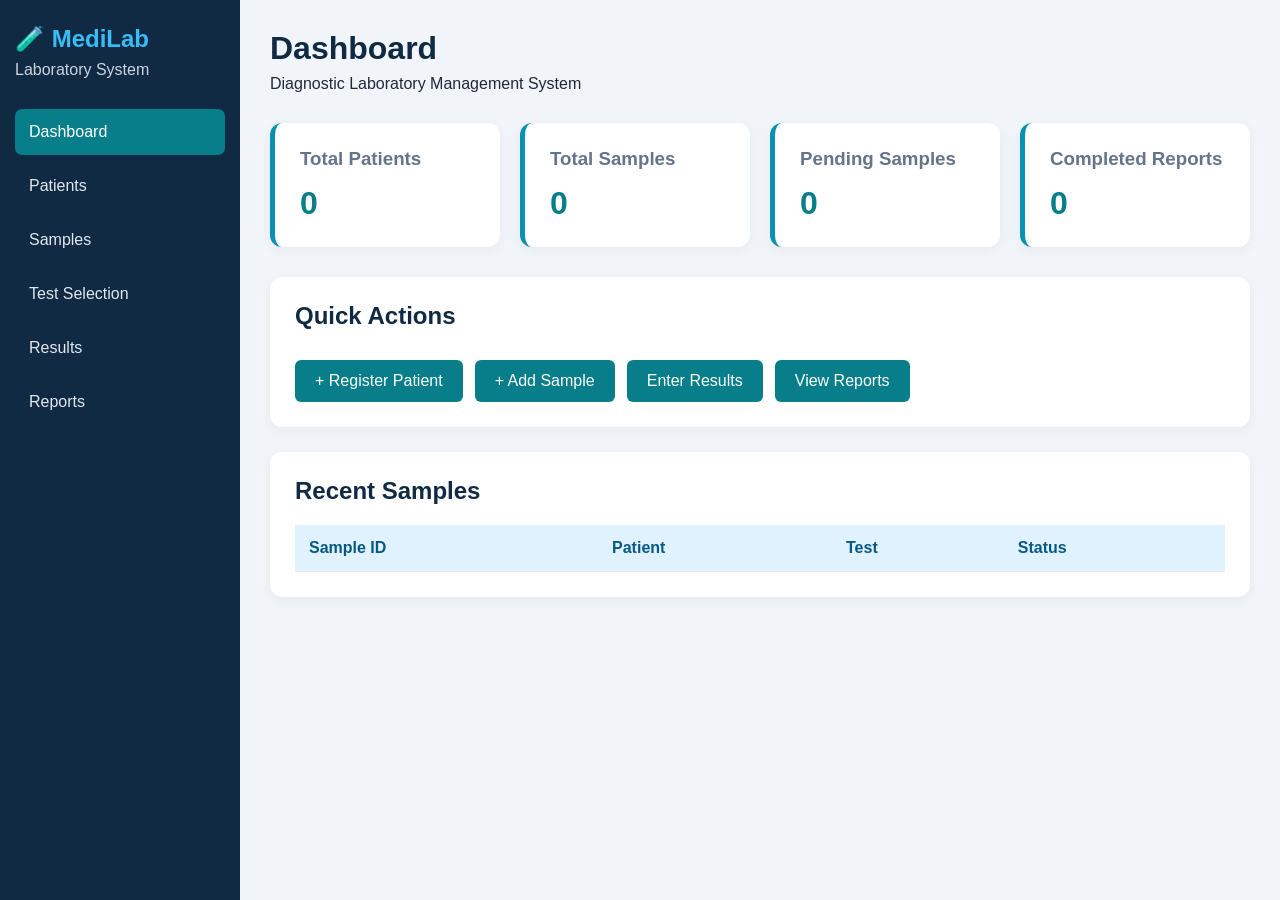
<file: index.html>
<!DOCTYPE html>
<html lang="en">
<head>
    <meta name="google-site-verification" content="GSIVNM0seRcyG_ZjPb0gqJKRclc6nqQcW9QwgHcvgoY" />
    <meta charset="UTF-8">
    <meta name="viewport" content="width=device-width, initial-scale=1.0">
    <title>Diagnostic Lab Management</title>
    <link rel="stylesheet" href="style.css">
</head>
<body>

<div class="sidebar">
    <h2>🧪 MediLab</h2>
    <p>Laboratory System</p>

    <a href="index.html" class="active">Dashboard</a>
    <a href="patients.html">Patients</a>
    <a href="samples.html">Samples</a>
    <a href="tests.html">Test Selection</a>
    <a href="results.html">Results</a>
    <a href="reports.html">Reports</a>
</div>

<div class="main">
    <header>
        <h1>Dashboard</h1>
        <span>Diagnostic Laboratory Management System</span>
    </header>

    <div class="cards">
        <div class="card">
            <h3>Total Patients</h3>
            <h1 id="totalPatients">0</h1>
        </div>

        <div class="card">
            <h3>Total Samples</h3>
            <h1 id="totalSamples">0</h1>
        </div>

        <div class="card">
            <h3>Pending Samples</h3>
            <h1 id="pendingSamples">0</h1>
        </div>

        <div class="card">
            <h3>Completed Reports</h3>
            <h1 id="completedReports">0</h1>
        </div>
    </div>

    <div class="panel">
        <h2>Quick Actions</h2>
        <div class="actions">
            <a href="patients.html" class="btn">+ Register Patient</a>
            <a href="samples.html" class="btn">+ Add Sample</a>
            <a href="results.html" class="btn">Enter Results</a>
            <a href="reports.html" class="btn">View Reports</a>
        </div>
    </div>

    <div class="panel">
        <h2>Recent Samples</h2>
        <table>
            <thead>
                <tr>
                    <th>Sample ID</th>
                    <th>Patient</th>
                    <th>Test</th>
                    <th>Status</th>
                </tr>
            </thead>
            <tbody id="recentSamples"></tbody>
        </table>
    </div>
</div>

<script src="app.js"></script>
</body>
</html>
</file>
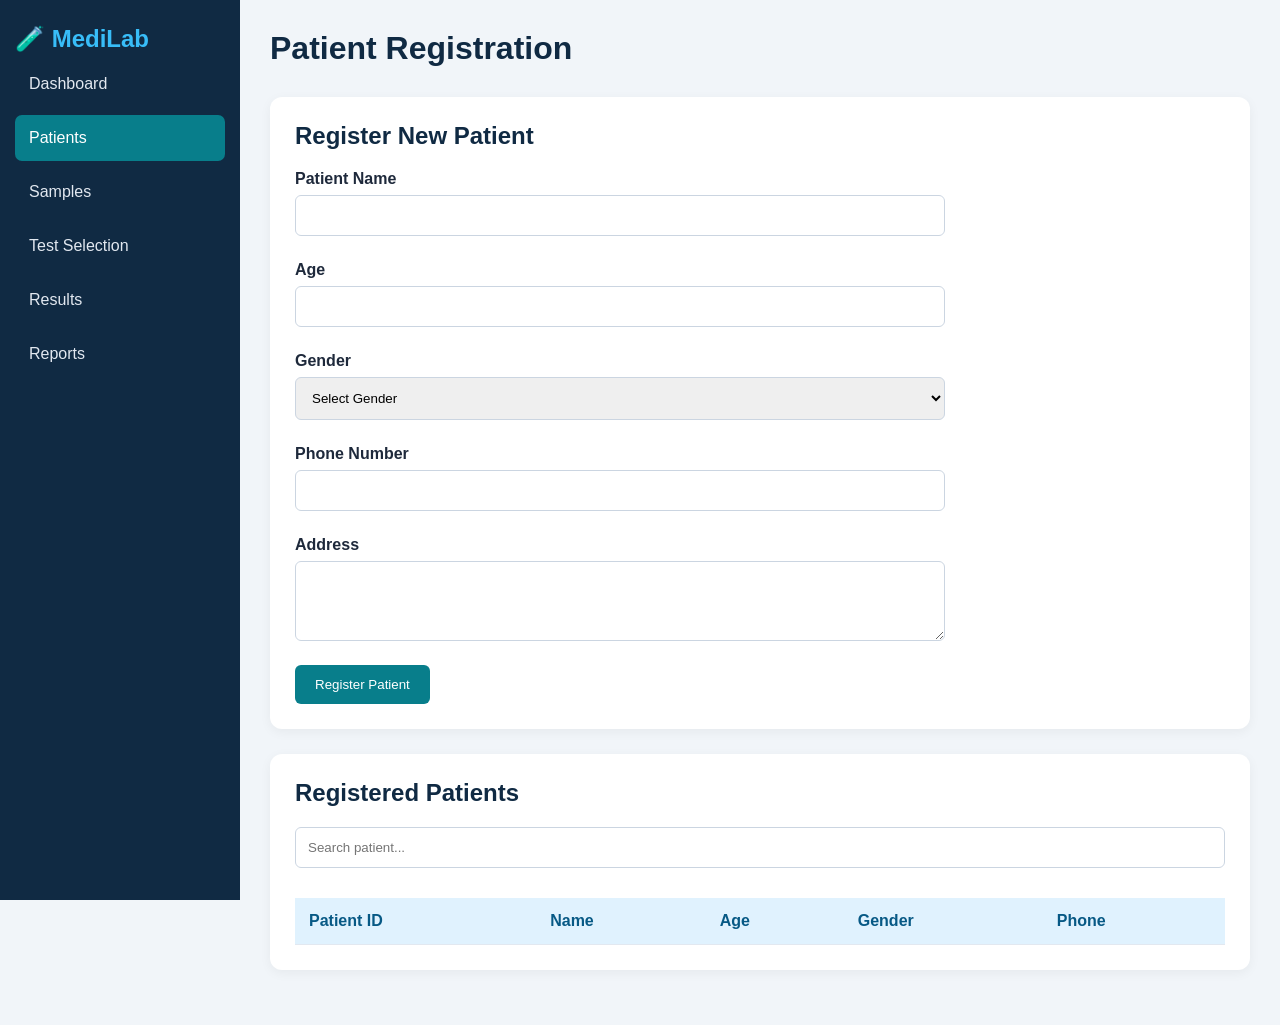
<file: patients.html>
<!DOCTYPE html>
<html lang="en">
<head>
    <meta charset="UTF-8">
    <meta name="viewport" content="width=device-width, initial-scale=1.0">
    <title>Patient Registration</title>
    <link rel="stylesheet" href="style.css">
</head>
<body>

<div class="sidebar">
    <h2>🧪 MediLab</h2>
    <a href="index.html">Dashboard</a>
    <a href="patients.html" class="active">Patients</a>
    <a href="samples.html">Samples</a>
    <a href="tests.html">Test Selection</a>
    <a href="results.html">Results</a>
    <a href="reports.html">Reports</a>
</div>

<div class="main">
    <header><h1>Patient Registration</h1></header>

    <div class="panel">
        <h2>Register New Patient</h2>

        <form id="patientForm">

            <label>Patient Name</label>
            <input type="text" id="patientName" required>

            <label>Age</label>
            <input type="number" id="patientAge" min="1" max="120" required>

            <label>Gender</label>
            <select id="patientGender" required>
                <option value="">Select Gender</option>
                <option>Male</option>
                <option>Female</option>
                <option>Other</option>
            </select>

            <label>Phone Number</label>
            <input type="tel" id="patientPhone" pattern="[0-9]{10}" required>

            <label>Address</label>
            <textarea id="patientAddress" required></textarea>

            <button type="submit" class="btn">Register Patient</button>
        </form>
    </div>

    <div class="panel">
        <h2>Registered Patients</h2>

        <input type="text" id="patientSearch" placeholder="Search patient...">

        <table>
            <thead>
                <tr>
                    <th>Patient ID</th>
                    <th>Name</th>
                    <th>Age</th>
                    <th>Gender</th>
                    <th>Phone</th>
                </tr>
            </thead>
            <tbody id="patientTable"></tbody>
        </table>
    </div>
</div>

<script src="app.js"></script>
<script src="patients.js"></script>
</body>
</html>
</file>
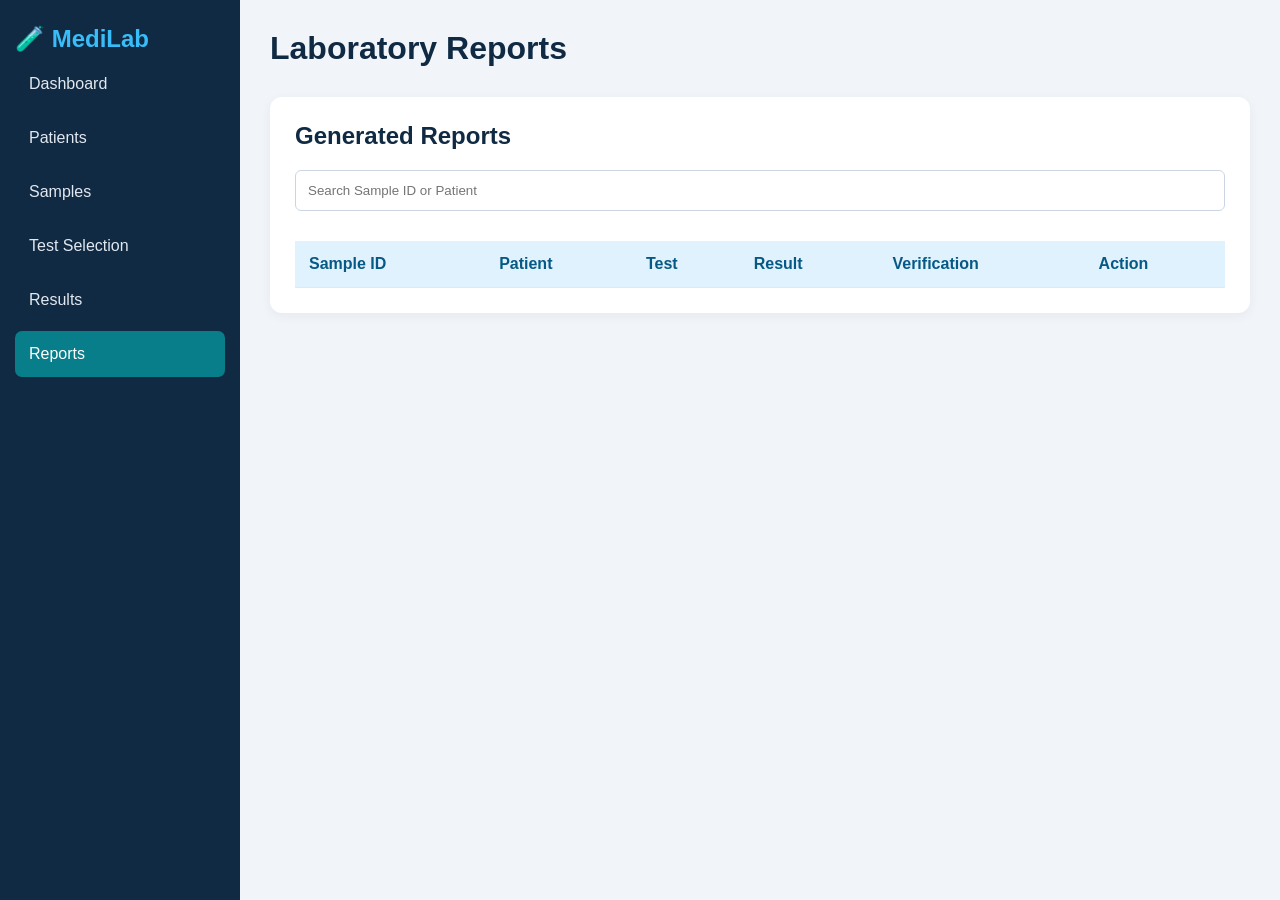
<file: reports.html>
<!DOCTYPE html>
<html lang="en">
<head>
    <meta charset="UTF-8">
    <meta name="viewport" content="width=device-width, initial-scale=1.0">
    <title>Laboratory Reports</title>
    <link rel="stylesheet" href="style.css">
</head>
<body>

<div class="sidebar">
    <h2>🧪 MediLab</h2>
    <a href="index.html">Dashboard</a>
    <a href="patients.html">Patients</a>
    <a href="samples.html">Samples</a>
    <a href="tests.html">Test Selection</a>
    <a href="results.html">Results</a>
    <a href="reports.html" class="active">Reports</a>
</div>

<div class="main">
    <header><h1>Laboratory Reports</h1></header>

    <div class="panel">
        <h2>Generated Reports</h2>

        <input type="text" id="reportSearch" placeholder="Search Sample ID or Patient">

        <table>
            <thead>
                <tr>
                    <th>Sample ID</th>
                    <th>Patient</th>
                    <th>Test</th>
                    <th>Result</th>
                    <th>Verification</th>
                    <th>Action</th>
                </tr>
            </thead>
            <tbody id="reportTable"></tbody>
        </table>
    </div>
</div>

<script src="app.js"></script>
<script src="reports.js"></script>
</body>
</html>
</file>
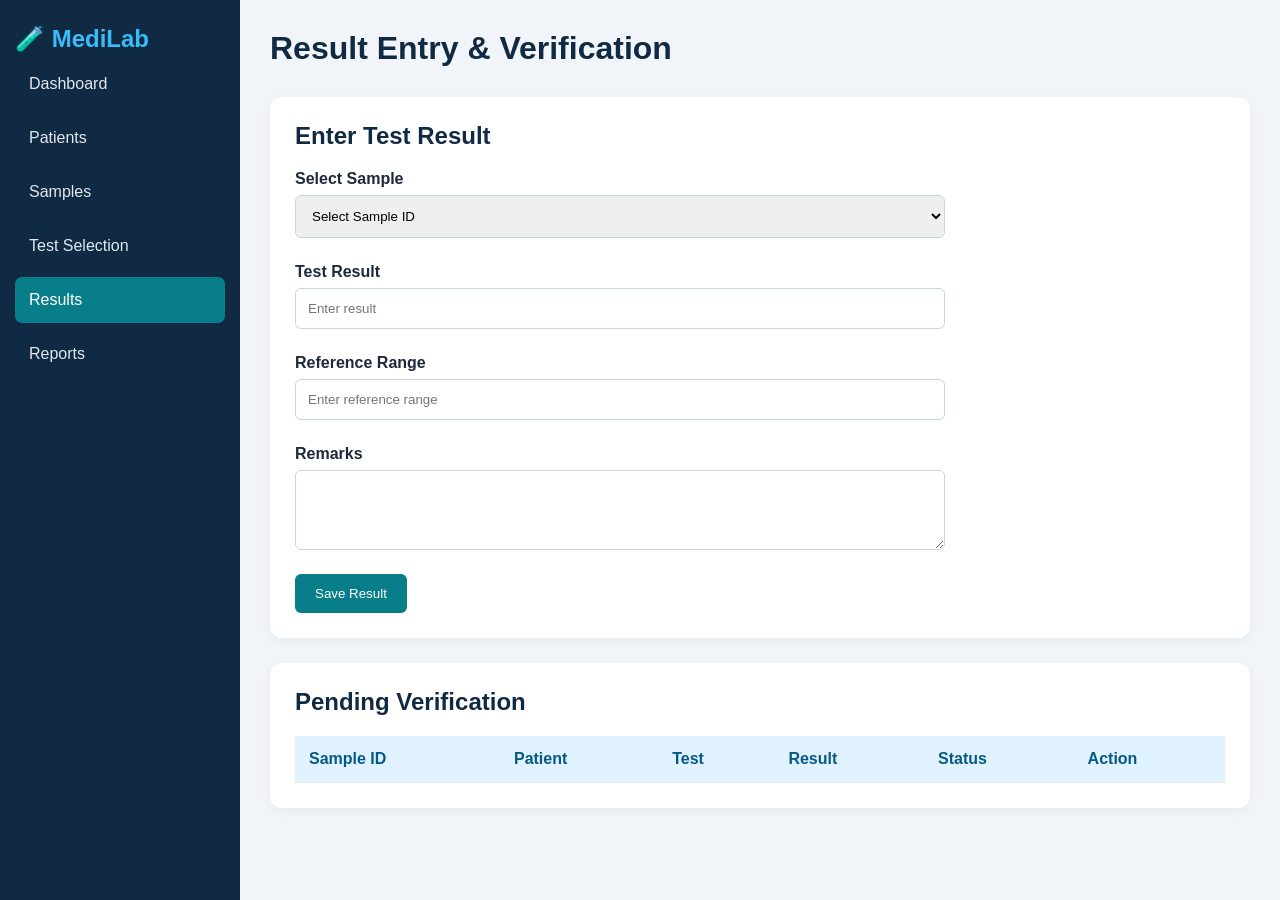
<file: results.html>
<!DOCTYPE html>
<html lang="en">
<head>
    <meta charset="UTF-8">
    <meta name="viewport" content="width=device-width, initial-scale=1.0">
    <title>Test Results</title>
    <link rel="stylesheet" href="style.css">
</head>
<body>

<div class="sidebar">
    <h2>🧪 MediLab</h2>
    <a href="index.html">Dashboard</a>
    <a href="patients.html">Patients</a>
    <a href="samples.html">Samples</a>
    <a href="tests.html">Test Selection</a>
    <a href="results.html" class="active">Results</a>
    <a href="reports.html">Reports</a>
</div>

<div class="main">
    <header><h1>Result Entry & Verification</h1></header>

    <div class="panel">
        <h2>Enter Test Result</h2>

        <form id="resultForm">

            <label>Select Sample</label>
            <select id="resultSample" required>
                <option value="">Select Sample ID</option>
            </select>

            <label>Test Result</label>
            <input type="text" id="testResult" placeholder="Enter result" required>

            <label>Reference Range</label>
            <input type="text" id="referenceRange" placeholder="Enter reference range">

            <label>Remarks</label>
            <textarea id="remarks"></textarea>

            <button type="submit" class="btn">Save Result</button>
        </form>
    </div>

    <div class="panel">
        <h2>Pending Verification</h2>

        <table>
            <thead>
                <tr>
                    <th>Sample ID</th>
                    <th>Patient</th>
                    <th>Test</th>
                    <th>Result</th>
                    <th>Status</th>
                    <th>Action</th>
                </tr>
            </thead>
            <tbody id="resultTable"></tbody>
        </table>
    </div>
</div>

<script src="app.js"></script>
<script src="samples.js"></script>
</body>
</html>
</file>
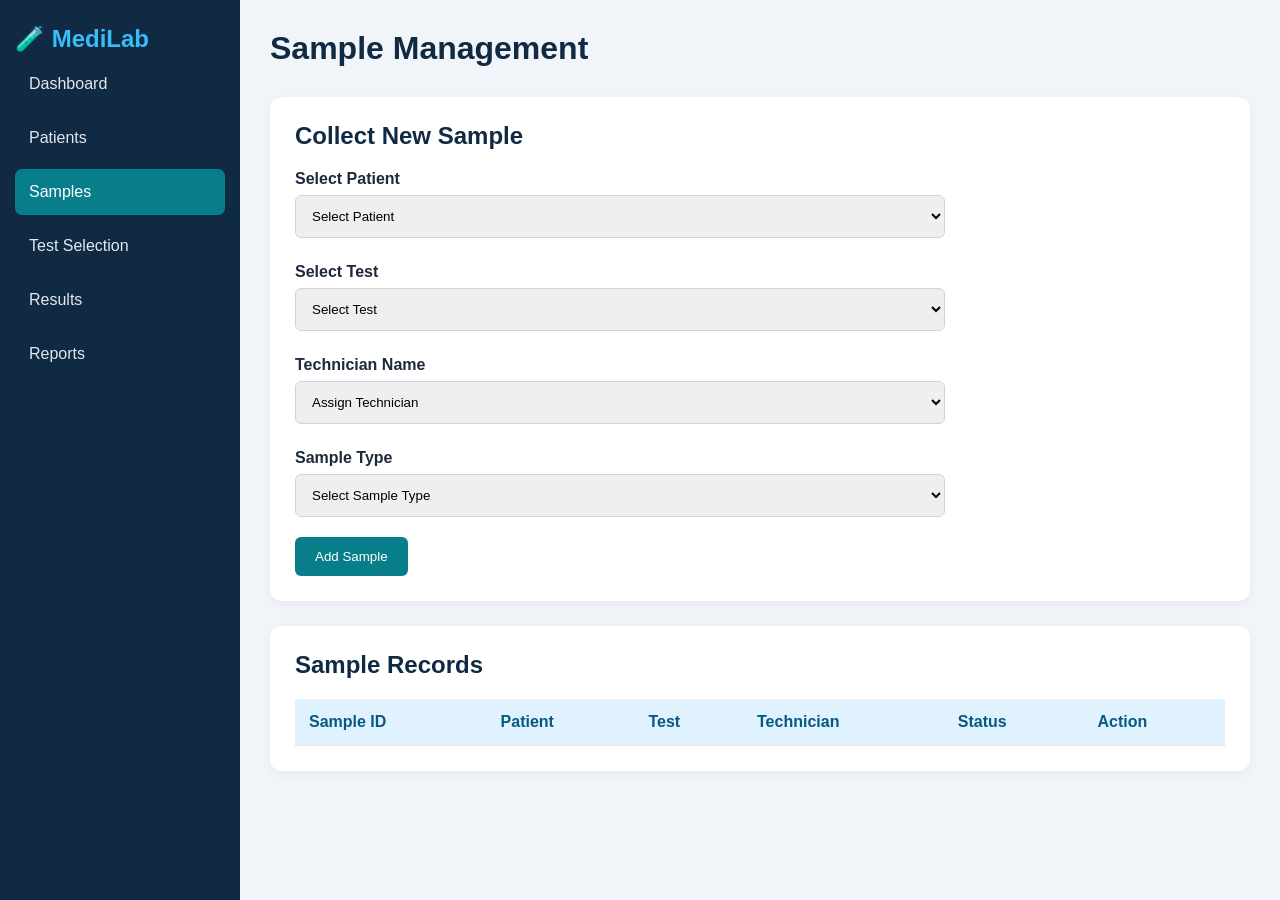
<file: samples.html>
<!DOCTYPE html>
<html lang="en">
<head>
    <meta charset="UTF-8">
    <meta name="viewport" content="width=device-width, initial-scale=1.0">
    <title>Sample Management</title>
    <link rel="stylesheet" href="style.css">
</head>
<body>

<div class="sidebar">
    <h2>🧪 MediLab</h2>
    <a href="index.html">Dashboard</a>
    <a href="patients.html">Patients</a>
    <a href="samples.html" class="active">Samples</a>
    <a href="tests.html">Test Selection</a>
    <a href="results.html">Results</a>
    <a href="reports.html">Reports</a>
</div>

<div class="main">
    <header><h1>Sample Management</h1></header>

    <div class="panel">
        <h2>Collect New Sample</h2>

        <form id="sampleForm">

            <label>Select Patient</label>
            <select id="samplePatient" required>
                <option value="">Select Patient</option>
            </select>

            <label>Select Test</label>
            <select id="sampleTest" required>
                <option value="">Select Test</option>
                <option>CBC</option>
                <option>Blood Sugar</option>
                <option>Liver Function Test</option>
                <option>Kidney Function Test</option>
                <option>Lipid Profile</option>
                <option>Thyroid Profile</option>
            </select>

            <label>Technician Name</label>
            <select id="technician" required>
                <option value="">Assign Technician</option>
                <option>Rahul Sharma</option>
                <option>Aman Verma</option>
                <option>Priya Singh</option>
                <option>Neha Gupta</option>
            </select>

            <label>Sample Type</label>
            <select id="sampleType" required>
                <option value="">Select Sample Type</option>
                <option>Blood</option>
                <option>Urine</option>
                <option>Serum</option>
            </select>

            <button type="submit" class="btn">Add Sample</button>
        </form>
    </div>

    <div class="panel">
        <h2>Sample Records</h2>

        <table>
            <thead>
                <tr>
                    <th>Sample ID</th>
                    <th>Patient</th>
                    <th>Test</th>
                    <th>Technician</th>
                    <th>Status</th>
                    <th>Action</th>
                </tr>
            </thead>
            <tbody id="sampleTable"></tbody>
        </table>
    </div>
</div>

<script src="app.js"></script>
<script src="samples.js"></script>
</body>
</html>
</file>
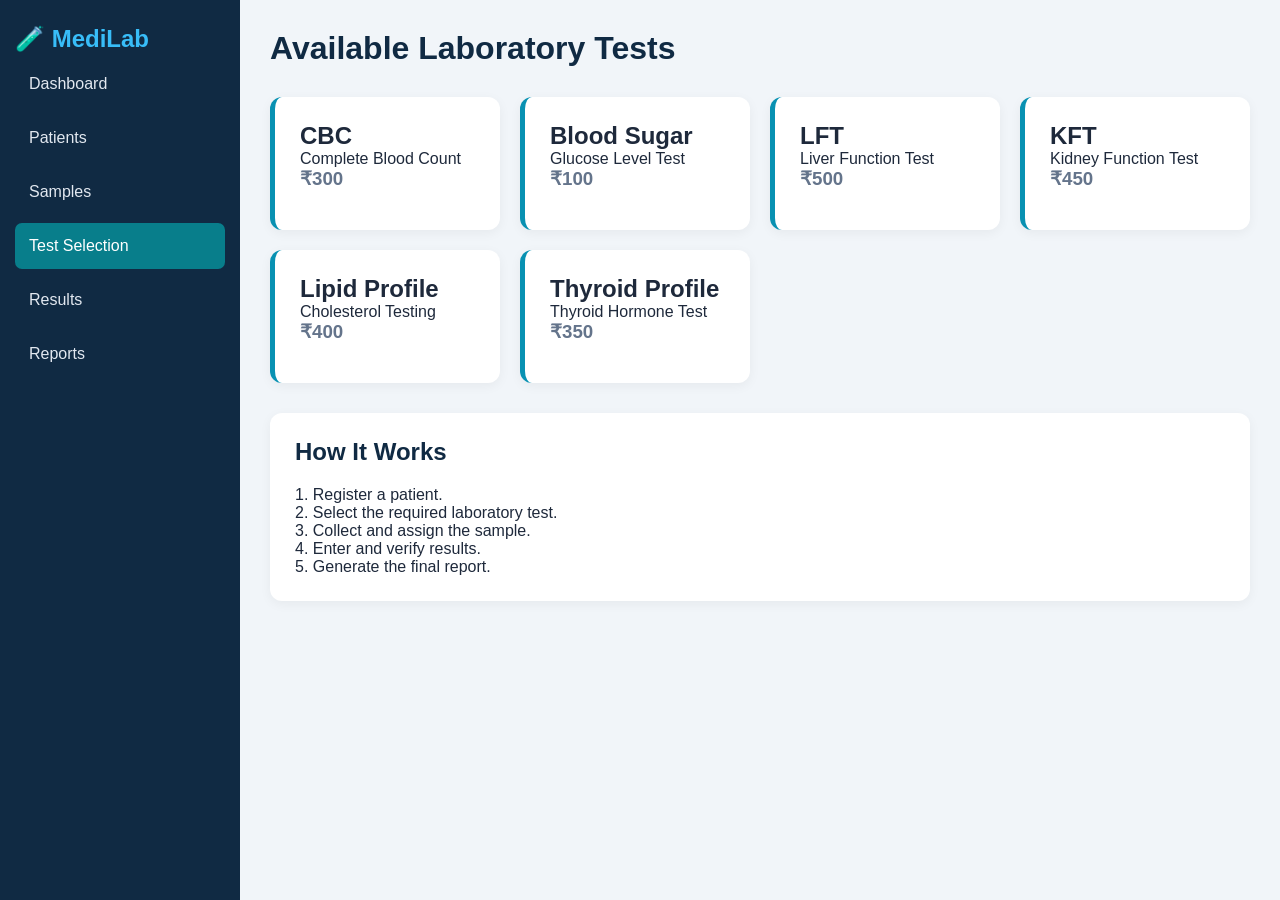
<file: tests.html>
<!DOCTYPE html>
<html lang="en">
<head>
    <meta charset="UTF-8">
    <meta name="viewport" content="width=device-width, initial-scale=1.0">
    <title>Laboratory Tests</title>
    <link rel="stylesheet" href="style.css">
</head>
<body>

<div class="sidebar">
    <h2>🧪 MediLab</h2>
    <a href="index.html">Dashboard</a>
    <a href="patients.html">Patients</a>
    <a href="samples.html">Samples</a>
    <a href="tests.html" class="active">Test Selection</a>
    <a href="results.html">Results</a>
    <a href="reports.html">Reports</a>
</div>

<div class="main">
    <header><h1>Available Laboratory Tests</h1></header>

    <div class="cards">

        <div class="card">
            <h2>CBC</h2>
            <p>Complete Blood Count</p>
            <h3>₹300</h3>
        </div>

        <div class="card">
            <h2>Blood Sugar</h2>
            <p>Glucose Level Test</p>
            <h3>₹100</h3>
        </div>

        <div class="card">
            <h2>LFT</h2>
            <p>Liver Function Test</p>
            <h3>₹500</h3>
        </div>

        <div class="card">
            <h2>KFT</h2>
            <p>Kidney Function Test</p>
            <h3>₹450</h3>
        </div>

        <div class="card">
            <h2>Lipid Profile</h2>
            <p>Cholesterol Testing</p>
            <h3>₹400</h3>
        </div>

        <div class="card">
            <h2>Thyroid Profile</h2>
            <p>Thyroid Hormone Test</p>
            <h3>₹350</h3>
        </div>

    </div>

    <div class="panel">
        <h2>How It Works</h2>
        <p>1. Register a patient.</p>
        <p>2. Select the required laboratory test.</p>
        <p>3. Collect and assign the sample.</p>
        <p>4. Enter and verify results.</p>
        <p>5. Generate the final report.</p>
    </div>
</div>

<script src="app.js"></script>
</body>
</html>
</file>
<file: style.css>
* {
    margin: 0;
    padding: 0;
    box-sizing: border-box;
    font-family: Arial, sans-serif;
}

body {
    background: #f1f5f9;
    color: #1e293b;
}

.sidebar {
    width: 240px;
    height: 100vh;
    position: fixed;
    background: #102a43;
    color: white;
    padding: 25px 15px;
}

.sidebar h2 {
    margin-bottom: 8px;
    color: #38bdf8;
}

.sidebar p {
    margin-bottom: 30px;
    color: #cbd5e1;
}

.sidebar a {
    display: block;
    padding: 14px;
    margin: 8px 0;
    color: #e2e8f0;
    text-decoration: none;
    border-radius: 7px;
    transition: 0.3s;
}

.sidebar a:hover,
.sidebar a.active {
    background: #087e8b;
    color: white;
}

.main {
    margin-left: 240px;
    padding: 30px;
}

header {
    margin-bottom: 30px;
}

header h1 {
    color: #102a43;
    margin-bottom: 8px;
}

.cards {
    display: grid;
    grid-template-columns: repeat(auto-fit, minmax(190px, 1fr));
    gap: 20px;
    margin-bottom: 30px;
}

.card {
    background: white;
    padding: 25px;
    border-radius: 12px;
    box-shadow: 0 3px 12px rgba(0,0,0,0.05);
    border-left: 5px solid #0891b2;
}

.card h3 {
    color: #64748b;
    margin-bottom: 15px;
}

.card h1 {
    color: #087e8b;
}

.panel {
    background: white;
    padding: 25px;
    margin-bottom: 25px;
    border-radius: 12px;
    box-shadow: 0 3px 12px rgba(0,0,0,0.05);
    overflow-x: auto;
}

.panel h2 {
    margin-bottom: 20px;
    color: #102a43;
}

form {
    max-width: 650px;
}

label {
    display: block;
    margin: 15px 0 7px;
    font-weight: bold;
}

input, select, textarea {
    width: 100%;
    padding: 12px;
    border: 1px solid #cbd5e1;
    border-radius: 6px;
    margin-bottom: 10px;
    outline: none;
}

input:focus, select:focus, textarea:focus {
    border-color: #0891b2;
}

textarea {
    min-height: 80px;
}

.btn {
    display: inline-block;
    background: #087e8b;
    color: white;
    padding: 12px 20px;
    border: none;
    border-radius: 6px;
    text-decoration: none;
    cursor: pointer;
    margin-top: 10px;
}

.btn:hover {
    background: #065f69;
}

.actions {
    display: flex;
    flex-wrap: wrap;
    gap: 12px;
}

table {
    width: 100%;
    border-collapse: collapse;
    margin-top: 20px;
    min-width: 550px;
}

th, td {
    padding: 14px;
    text-align: left;
    border-bottom: 1px solid #e2e8f0;
}

th {
    background: #e0f2fe;
    color: #075985;
}

tr:hover {
    background: #f8fafc;
}

.status {
    padding: 6px 10px;
    border-radius: 20px;
    font-size: 12px;
    background: #fef3c7;
    color: #92400e;
}

.completed {
    background: #dcfce7;
    color: #166534;
}

.verify-btn {
    background: #16a34a;
    color: white;
    padding: 8px 12px;
    border: none;
    border-radius: 5px;
    cursor: pointer;
}

.delete-btn {
    background: #dc2626;
    color: white;
    padding: 8px 12px;
    border: none;
    border-radius: 5px;
    cursor: pointer;
}

@media(max-width: 768px) {
    .sidebar {
        width: 100%;
        height: auto;
        position: relative;
    }

    .sidebar a {
        display: inline-block;
        padding: 8px;
    }

    .main {
        margin-left: 0;
        padding: 15px;
    }
}
</file>
